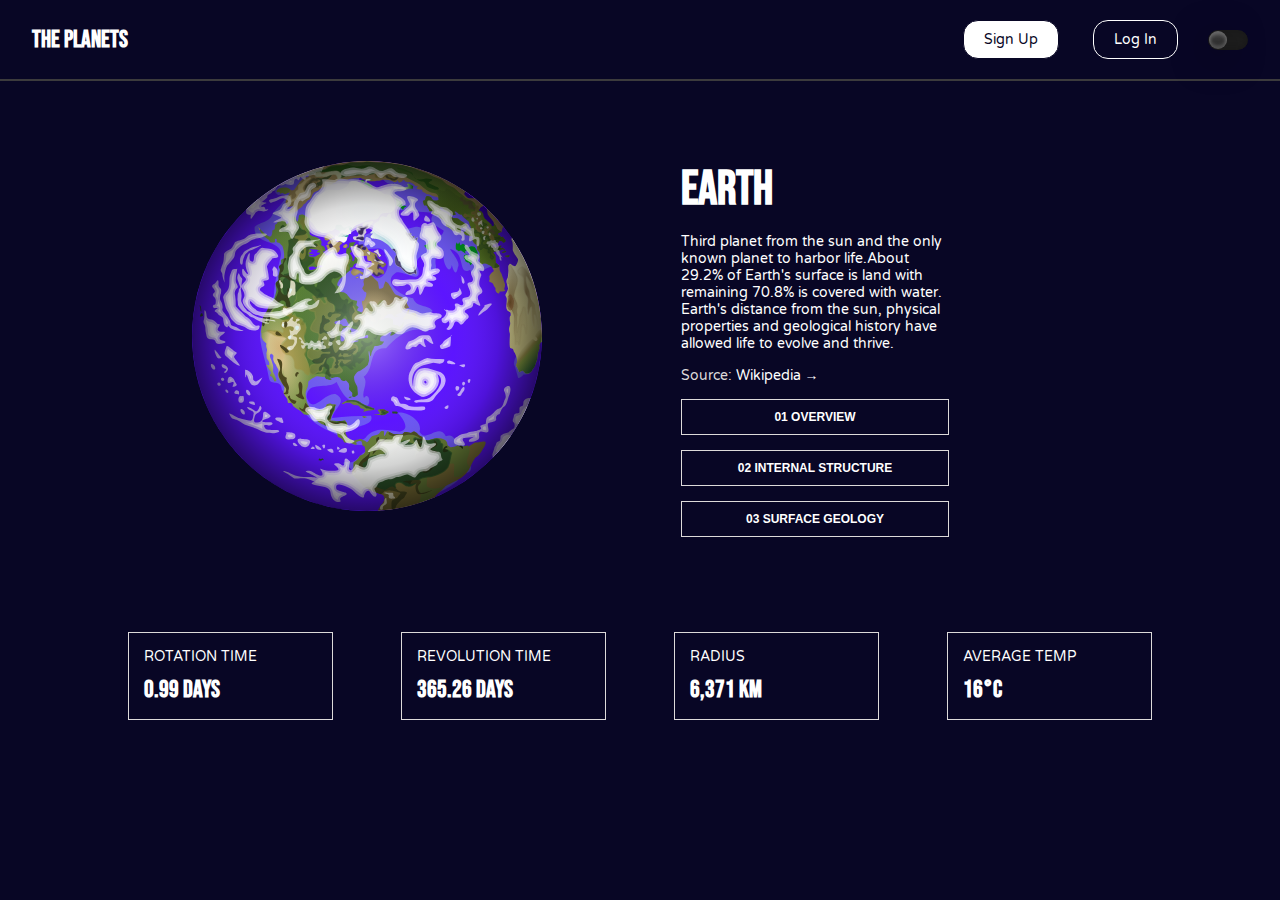
<file: index.html>
<!DOCTYPE html>
<html lang="en">

<head>
    <meta charset="UTF-8">
    <meta http-equiv="X-UA-Compatible" content="IE=edge">
    <meta name="viewport" content="width=device-width, initial-scale=1.0" />
    <link rel="stylesheet" href="./style.css">
    <title>Planet Facts</title>
</head>

<body>
    <main>
        <div class="container">
            <header>
                <div class="logo">
                    <h2>THE PLANETS</h2>
                </div>
                <div class="navbar">
                    <nav class="nav">
                        <ul class="lists">
                            <li class="list"><a href="./mecury.html">MECURY</a></li>
                            <li class="list"><a href="./venus.html">VENUS</a></li>
                            <li class="list"><a href="./index.html">EARTH</a></li>
                            <li class="list"><a href="./mars.html">MARS</a></li>
                            <li class="list"><a href="./jupiter.html">JUPITER</a></li>
                            <li class="list"><a href="./saturn.html">SATURN</a></li>
                            <li class="list"><a href="./uranus.html">URANUS</a></li>
                            <li class="list"><a href="./neptune.html">NEPTUNE</a></li>
                        </ul>
                    </nav>
                    <div class="auth">
                        <button class="signup"> <a href="./signup.html">Sign Up</a></button>
                        <button class="login"> <a href="./login.html">Log In</a></button>
                    </div>
                    <div id="toggle" onclick="toggle(event, 'toggle')" class="toggle">
                        <i class="indicator"></i>
                    </div>
                </div>
                <div class="hamburger" onclick="openSideBar()">
                    <img src="./images/icon-menu.svg" alt='menu' />
                    <p>x</p>
                  </div>
            </header>
                <div class="sidebar hidden">
                    <nav class="side-nav">
                        <ul class="sidenav-ul">
                            <li class="list-side"><a href="./mecury.html">MECURY</a></li>
                            <li class="list-side"><a href="./venus.html">VENUS</a></li>
                            <li class="list-side"><a href="./index.html">EARTH</a></li>
                            <li class="list-side"><a href="./mars.html">MARS</a></li>
                            <li class="list-side"><a href="./jupiter.html">JUPITER</a></li>
                            <li class="list-side"><a href="./saturn.html">SATURN</a></li>
                            <li class="list-side"><a href="./uranus.html">URANUS</a></li>
                            <li class="list-side"><a href="./neptune.html">NEPTUNE</a></li>
                        </ul>
                    </nav>
                    <div class="auth">
                        <button class="signup"> <a href="./signup.html">Sign Up</a></button>
                        <button class="login"> <a href="./login.html">Log In</a></button>
                    </div>
                    <div id="side-toggle" onclick="toggle(event, 'side-toggle')"  class="toggle">
                        <i class="indicator"></i>
                    </div>
                </div>
            <div class="bottom"></div>
            <div class="section1">
                <div class="earth">
                    <img src="./images/earth.svg" alt="earth">
                </div>
                <div class="section1-text">
                    <div class="overview">
                        <h2>EARTH</h2>
                        <p>Third planet from the sun and the only known planet to harbor life.About 29.2% of Earth's surface
                            is land with remaining 70.8% is covered with water. Earth's distance from the sun, physical
                            properties and geological history have allowed life to evolve and thrive.</p>
                        <p class="wikipedia"><span class="source">Source: </span> Wikipedia <span class="arrow">→</span>
                        </p>
                    </div>
                    <div class="buttons">
                        <button><span>01</span> OVERVIEW</button>
                        <button><span>02</span> INTERNAL STRUCTURE</button>
                        <button><span>03</span> SURFACE GEOLOGY</button>
                    </div>
                </div>
            </div>
            <div class="section2">
                <div class="props">
                    <p>ROTATION TIME</p>
                    <h3>0.99 DAYS</h3>
                </div>
                <div class="props">
                    <p>REVOLUTION TIME</p>
                    <h3>365.26 DAYS</h3>
                </div>
                <div class="props">
                    <p>RADIUS</p>
                    <h3>6,371 KM</h3>
                </div>
                <div class="props">
                    <p>AVERAGE TEMP</p>
                    <h3>16°C</h3>
                </div>
            </div>
        </div>
    </main>
</body>
<script src="./script.js" defer></script>

</html>
</file>
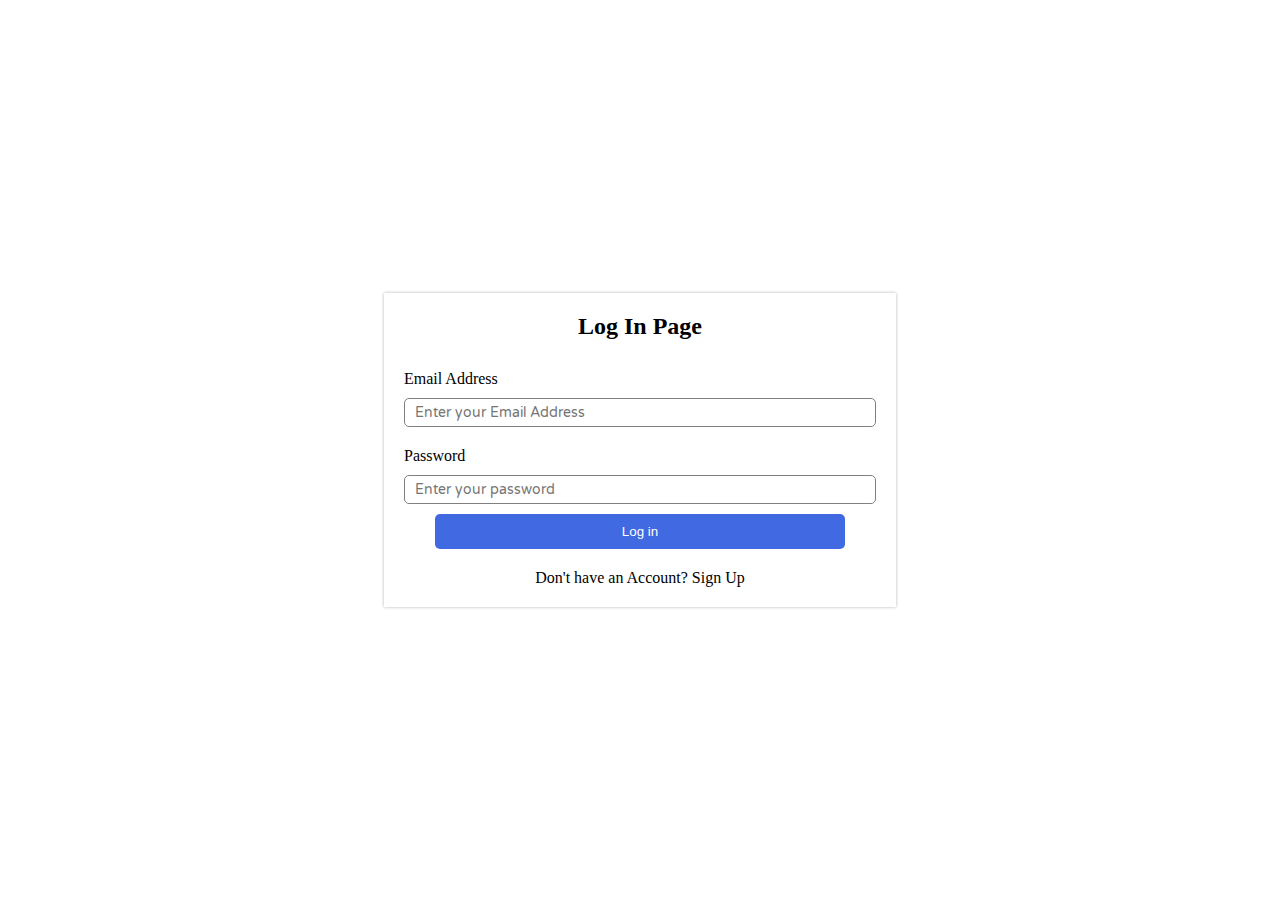
<file: login.html>
<!DOCTYPE html>
<html lang="en">

<head>
    <meta charset="UTF-8">
    <meta http-equiv="X-UA-Compatible" content="IE=edge">
    <meta name="viewport" content="width=device-width, initial-scale=1.0">
    <link rel="stylesheet" href="./auth.css" />
    <title>Log In</title>
</head>

<body>
    <div class="create">
        <div class="inner-create">
            <h3>Log In Page</h3>
            <form class="login" onsubmit="login(event)">
                <div class="inputs">
                    <label>Email Address</label>
                    <input type='email' placeholder="Enter your Email Address" class="email input" id="name" value=""
                        name="email" onchange="handleChange(event)" required />
                </div>
                <div class="inputs">
                    <label>Password</label>
                    <input type="password" placeholder="Enter your password" class="password input" minlength="8"
                        name="password" id="password" onchange="handleChange(event)" required />
                </div>
                <button type="'submit">Log in</button>
            </form>
            <p class="account">Don't have an Account? <a href="./signup.html">Sign Up </a></p>
        </div>
    </div>
    <!-- <script src="./login.js"></script> -->

</body>
<script src="./script.js" defer></script>
<!-- <script src="./login.js" defer></script> -->

</html>
</file>
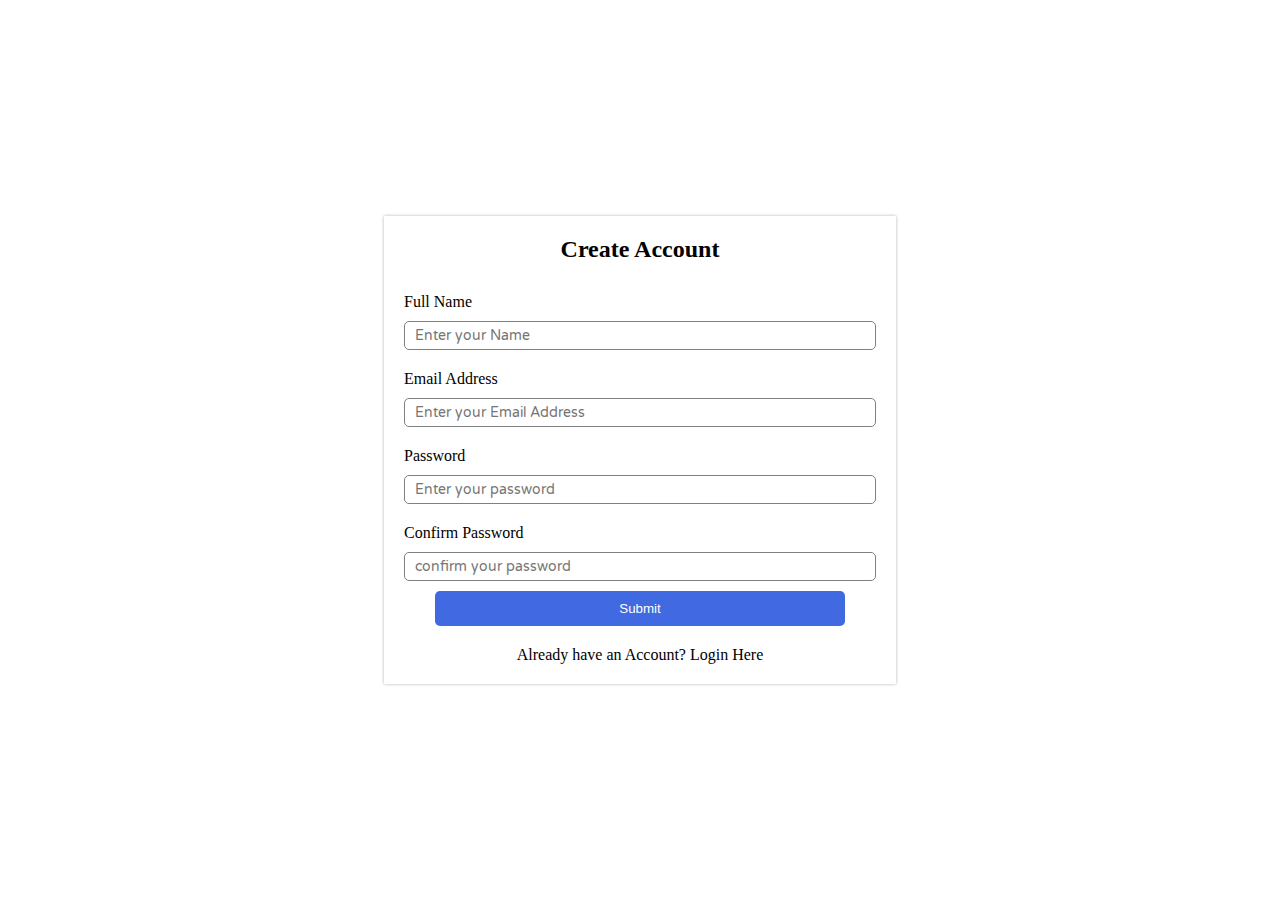
<file: signup.html>
<!DOCTYPE html>
<html lang="en">

<head>
    <meta charset="UTF-8">
    <meta http-equiv="X-UA-Compatible" content="IE=edge">
    <meta name="viewport" content="width=device-width, initial-scale=1.0">
    <link rel="stylesheet" href="./auth.css" />
    <title>Sign Up</title>
</head>

<body>
    <div class="create">
        <div class="inner-create">
            <h3>Create Account</h3>
            <form class="form" onsubmit="signup(event)">
                <div class="inputs">
                    <label>Full Name</label>
                    <input type="text" placeholder="Enter your Name" class="name input" id="name" value=""
                        name="fullName" onchange="handleChange(event)" required />
                    <p class="errormsg">Error Message</p>
                </div>
                <div class="inputs">
                    <label>Email Address</label>
                    <input type='email' placeholder="Enter your Email Address" class="email input" id="email"
                        name="email" onchange="handleChange(event)" required />
                    <p class="errormsg">Error Message</p>
                </div>
                <div class="inputs">
                    <label>Password</label>
                    <input type="password" placeholder="Enter your password" class="password input" minlength="8"
                        name="password" id="password" onchange="handleChange(event)" required />
                    <p class="errormsg">Error Message</p>
                </div>
                <div class="inputs">
                    <label>Confirm Password</label>
                    <input type="password" placeholder="confirm your password" class="confirmPassword input"
                        minlength="8" name="confirmPassword" id="confirmPassword" onchange="handleChange(event)"
                        required />
                    <p class="errormsg">Error Message</p>
                </div>
                <button type="'submit">Submit</button>
            </form>
            <p class="account">Already have an Account? <a href="./login.html">Login Here </a></p>
        </div>
    </div>
</body>
<script src="./script.js"></script>

</html>
</file>
<file: style.css>
@import url('https://fonts.googleapis.com/css2?family=Bebas+Neue&family=Overpass:wght@100;200;300;400;500;600;700;800;900&family=Varela+Round&display=swap');


* {
    box-sizing: border-box;
    margin: 0;
    padding: 0;
}

.container {
    width: 100%;
    min-height: 100vh;
    background-color: #080625;
}

.container.active {
    background-color: white;
}

.logo h2 {
    color: #fff;
    font-family: 'Bebas Neue', cursive;
    font-size: 24px;
}

.logo h2.active {
    color: black;
}

header {
    width: 95%;
    margin: 0 auto;
    padding: 20px 0;
    display: flex;
    justify-content: space-between;
    align-items: center;
}

.navbar {
    display: flex;
    justify-content: space-between;
    align-items: center;
}

.nav {
    display: none;
}

.lists {

    list-style: none;
    display: flex;
    justify-content: space-between;
    align-items: center;
}

.list {
    margin-right: 30px;
}

.list a {
    color: #fff;
    text-decoration: none;
    font-family: 'Varela Round', sans-serif;
    font-size: 14px;
}

.list a.active {
    color: #080625;
}

.signup {
    margin-right: 30px;
    padding: 10px 20px;
    border-radius: 15px;
    background-color: #fff;
    border: 1px solid #080625;
}

.login {
    padding: 10px 20px;
    border-radius: 15px;
    background-color: #080625;
    border: 1px solid #fff;
}

.signup a {
    text-decoration: none;
    color: #080625;
    font-family: 'Varela Round', sans-serif;
    font-size: 14px;

}

.login a {
    text-decoration: none;
    color: #fff;
    font-family: 'Varela Round', sans-serif;
    font-size: 14px;
}

.bottom {
    border: 0.5px solid #3c3b3d;
}

.hidden {
    display: none;
}

.hamburger {
    position: relative;
    display: none;
}

.hamburger img {
    display: none;
    transition: 0.5s ease-in-out;
    transform: rotate(180deg);
    cursor: pointer;

}

.hamburger p {
    display: none;
    color: grey;
    font-size: 30px;
}

.toggle {
    margin-left: 30px;
    position: relative;
    display: block;
    width: 40px;
    height: 20px;
    border-radius: 160px;
    background-color: #222;
    transition: 0.5s;
    cursor: pointer;
    box-shadow: inset 0 8px 60px rgba(0, 0, 0, 0.1),
        inset 0 8px 8px rgba(0, 0, 0, 0.1),
        inset 0 -4px 4px rgba(0, 0, 0, 0.1);
}

.toggle.active {
    background: white;
    box-shadow: inset 0 2px 60px rgba(0, 0, 0, 0.1),
        inset 0 2px 8px rgba(0, 0, 0, 0.1),
        inset 0 -4px 8px rgba(0, 0, 0, 0.05);
}

.toggle .indicator {
    position: absolute;
    top: 0;
    left: 0;
    width: 20px;
    height: 20px;
    background: linear-gradient(to bottom, #444, #222);
    border-radius: 50%;
    transform: scale(0.9);
    box-shadow: 0 8px 40px rgba(0, 0, 0, 0.5),
        inset 0 4px 4px rgba(255, 255, 255, 0.2),
        inset 0 -4px 4px rgba(255, 255, 255, 0.2);
    transform: 0.5s;
}

.toggle.active .indicator {
    left: 20px;
    background: linear-gradient(to bottom, #eaeaea, #f9f9f9);
    box-shadow: 0 8px 40px rgba(0, 0, 0, 0.5),
        inset 0 4px 4px rgba(255, 255, 255, 0.2),
        inset 0 -4px 4px rgba(255, 255, 255, 0.2);
}

.earth {
    width: 350px;
    height: 350px;
}

.earth>img {
    width: 100%;
    height: 100%;
}

.section1 {
    width: 70%;
    margin: 80px auto;
    display: flex;
    justify-content: space-between;
}

.section1-text {
    width: 30%;
    margin: 0 auto;
    display: flex;
    flex-direction: column;
}

.section1-text h2 {
    color: #fff;
    font-family: 'Bebas Neue', cursive;
    font-size: 48px;
    margin-bottom: 15px;
}

.section1-text h2.active,
.section1-text p.active,
.wikipedia.active {
    color: #080625;
}

.section1-text p {
    color: #fff;
    font-family: 'Varela Round', sans-serif;
    font-size: 14px;
    margin-bottom: 15px;
}

.wikipedia {
    color: #fff;
    font-family: 'Varela Round', sans-serif;
    font-size: 14px;
    margin-bottom: 15px;
}

.source {
    color: rgb(221, 218, 218);
    text-decoration: none;
}

.arrow {
    text-decoration: none;
}

.buttons {
    display: flex;
    flex-direction: column;
}

.buttons button {
    width: 100%;
    padding: 10px 30px;
    font-size: 12px;
    margin-bottom: 15px;
    background-color: #080625;
    color: #fff;
    font-weight: 600;
    ;
    border: 1px solid rgb(221, 218, 218);
}

.buttons button:hover {
    background-color: rgb(114, 16, 189);

}

.buttons buutton span {
    margin-right: 15px;
}

.section2 {
    width: 80%;
    margin: 0 auto;
    display: flex;
    justify-content: space-between;
    align-items: center;
}

.props {
    width: 20%;
    border: 1px solid rgb(221, 218, 218);
    padding: 15px;
    color: white;
}

.props.active {
    color: #080625;
}

.props p {
    font-size: 14px;
    margin-bottom: 10px;
    font-family: 'Varela Round', sans-serif;
}

.props h3 {
    font-size: 24px;
    font-family: 'Bebas Neue', cursive;
}

@media screen and (max-width: 1024px) {
    .list {
        margin-right: 15px;
    }

    .list a {
        font-size: 12px;
    }

    .section1 {
        width: 90%;
    }

    .section1-text {
        width: 40%;
        margin: 0 auto;
    }

    .section2 {
        width: 95%;
    }

    .props p {
        font-size: 12px;
    }
}

@media screen and (max-width: 768px) {
    .logo h2 {
        margin-bottom: 15px;
    }

    header {
        flex-direction: column;
    }

    .list a {
        font-size: 10px;
    }

    .toggle {
        margin-left: 10px;
    }

    .section1 {
        width: 95%;
        flex-direction: column;
        align-items: center;
        margin: 50px auto;
    }

    .section1-text {
        margin-top: 30px;
        width: 100%;
        flex-direction: row;
        justify-content: space-between;
        align-items: center;
    }

    .section1-text h2 {
        font-size: 36px;
    }

    .section1-text p {
        color: #fff;
        font-family: 'Varela Round', sans-serif;
        font-size: 10px;
    }

    .buttons button {
        font-size: 8px;
        padding: 8px 15px;
    }

    .overview {
        width: 50%;
    }

    .props {
        padding: 10px;
    }

    .props p {
        font-size: 8px;
    }

    .props h3 {
        font-size: 18px;
    }
}

@media screen and (max-width: 512px) {
    .logo h2 {
        margin-bottom: 0;
    }

    header {
        flex-direction: row;
        align-items: center;
    }

    .hamburger {
        display: block;
    }

    .hamburger img {
        display: block;

    }

    .navbar {
        display: none;
    }

    .sidebar {
        position: absolute;
        background-color: white;
        color: #080625;
        right: 0;
        width: 60%;
        /* display: flex; */
        flex-direction: column;
        align-items: center;
    }

    .sidebar.active {
        background-color: #080625;
    }

    .sidenav-ul {
        list-style: none;
    }

    .list-side {
        text-align: center;
        margin-top: 15px;
    }

    #side-toggle {
        margin: 15px 0;
    }

    .auth {
        margin-top: 15px;
        display: flex;
        flex-direction: column;
        align-items: center;
    }

    .login {
        margin-top: 15px;
    }

    .signup {
        margin-right: 0px;
    }

    /*.toggle{
        margin: 15px 0;
    } */

    .list-side a {
        color: #080625;
        list-style-type: none;
        text-decoration: none;
        text-align: center;

    }

    .list-side a.active {
        color: white;
    }

    .section1-text {
        width: 90%;
        flex-direction: column;
        justify-content: center;
        align-items: center;
    }

    .buttons {
        display: none;
    }

    .overview {
        text-align: center;
        width: 100%;
    }

    .section2 {
        flex-direction: column;
    }

    .props {
        width: 90%;
        display: flex;
        justify-content: space-between;
        align-items: center;
        margin-bottom: 20px;
    }

    .earth {
        width: 200px;
        height: 200px;
    }

}

@media screen and (max-width: 375px) {
    .sidebar {
        width: 100%;
    }
}
</file>
<file: auth.css>
@import url('https://fonts.googleapis.com/css2?family=Bebas+Neue&family=Overpass:wght@100;200;300;400;500;600;700;800;900&family=Varela+Round&display=swap');


* {
    box-sizing: border-box;
    margin: 0;
    padding: 0;
}

.create{
    width: 100%;
    height: 100vh;
}
.inner-create{
    width: 40%;
    position: absolute;
    top: 50%;
    left: 50%;
    transform: translate(-50%, -50%);
    box-shadow: 0 0 3px 0px rgba(0,0,0,0.3);
}
.inner-create h3{
    text-align: center;
    font-size: 24px;
    margin: 20px 0;
}
form{
    display: flex;
    justify-content: space-between;
    flex-direction: column;
}
.inputs{
    display: flex;
    flex-direction: column;
    width: 100%;
    padding: 10px 20px;
    margin: 0 auto;
    /* margin-bottom: 10px; */
}
.inputs input{
    margin-top: 10px;
    padding: 5px 10px;
    border-radius: 5px;
    font-size: 14px;
    font-family: 'Varela Round', sans-serif;
    border: 1px solid grey;
   
}
.inputs input:focus{
    outline: 0;
    border-color: #777;
}

button{
    background-color: royalblue;
    color: white;
    width: 80%;
    margin: 0 auto;
    padding: 10px 20px;
    border: none;
    border-radius: 5px;
    margin-bottom: 20px;
    cursor: pointer;
}
.errormsg{
    color: red;
    display: none;
}
.account{
    text-align: center;
    color: black;
    margin-bottom: 20px;
}
.account a{
    text-decoration: none;
    color: black;
    cursor: pointer;
}
.account a:hover{
    color: grey;
}
</file>
